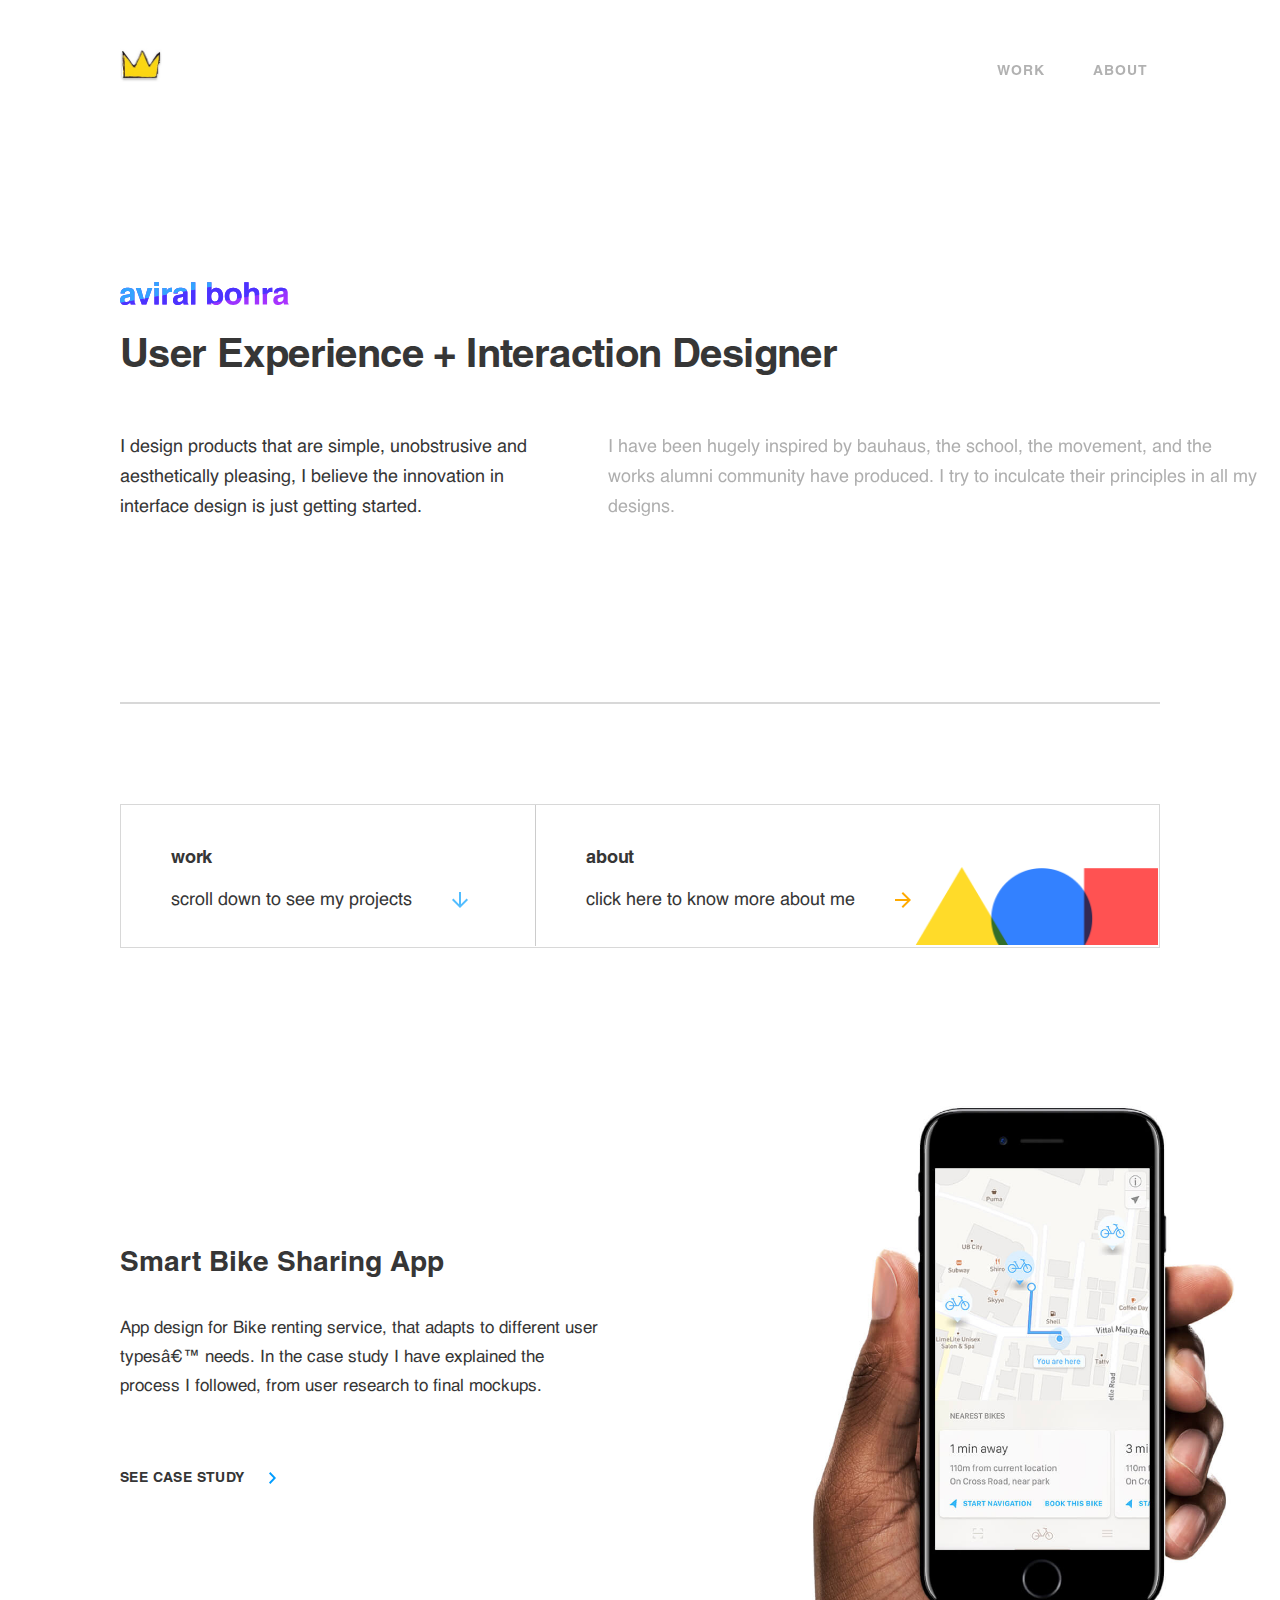
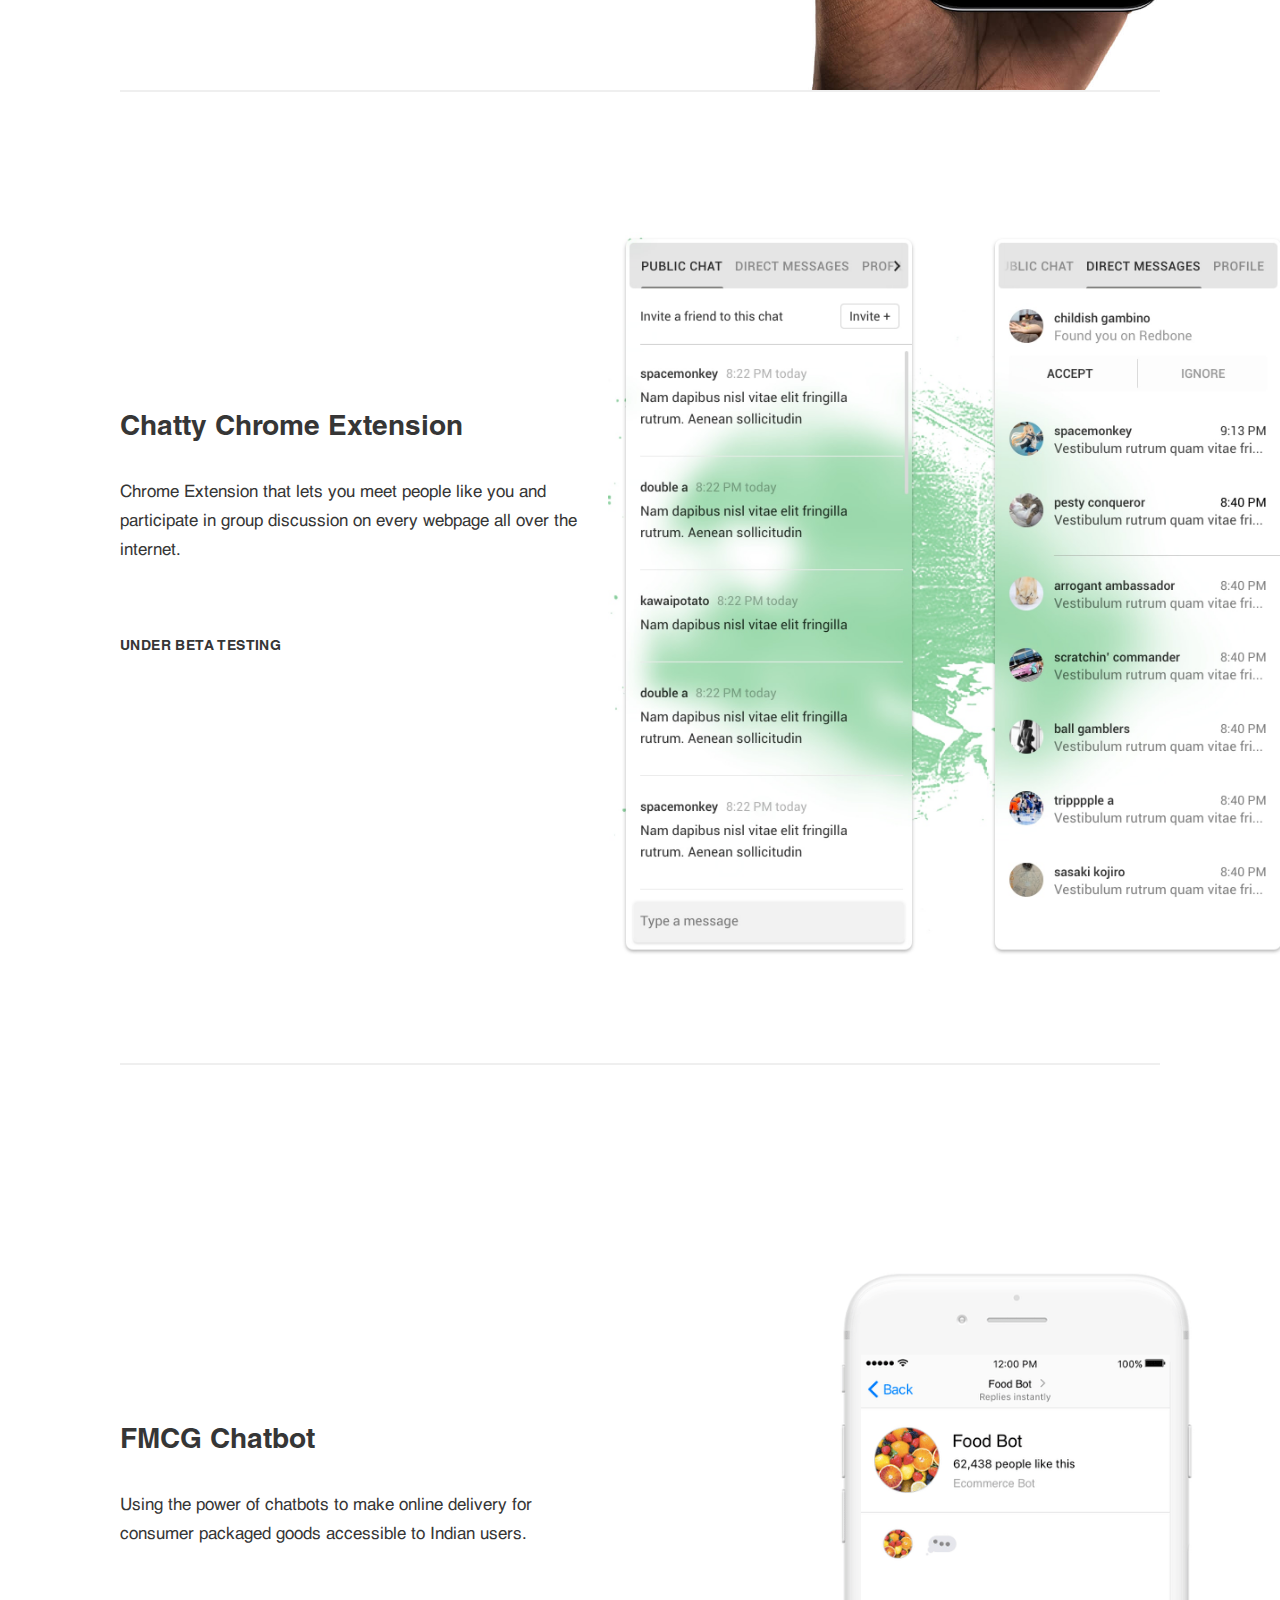
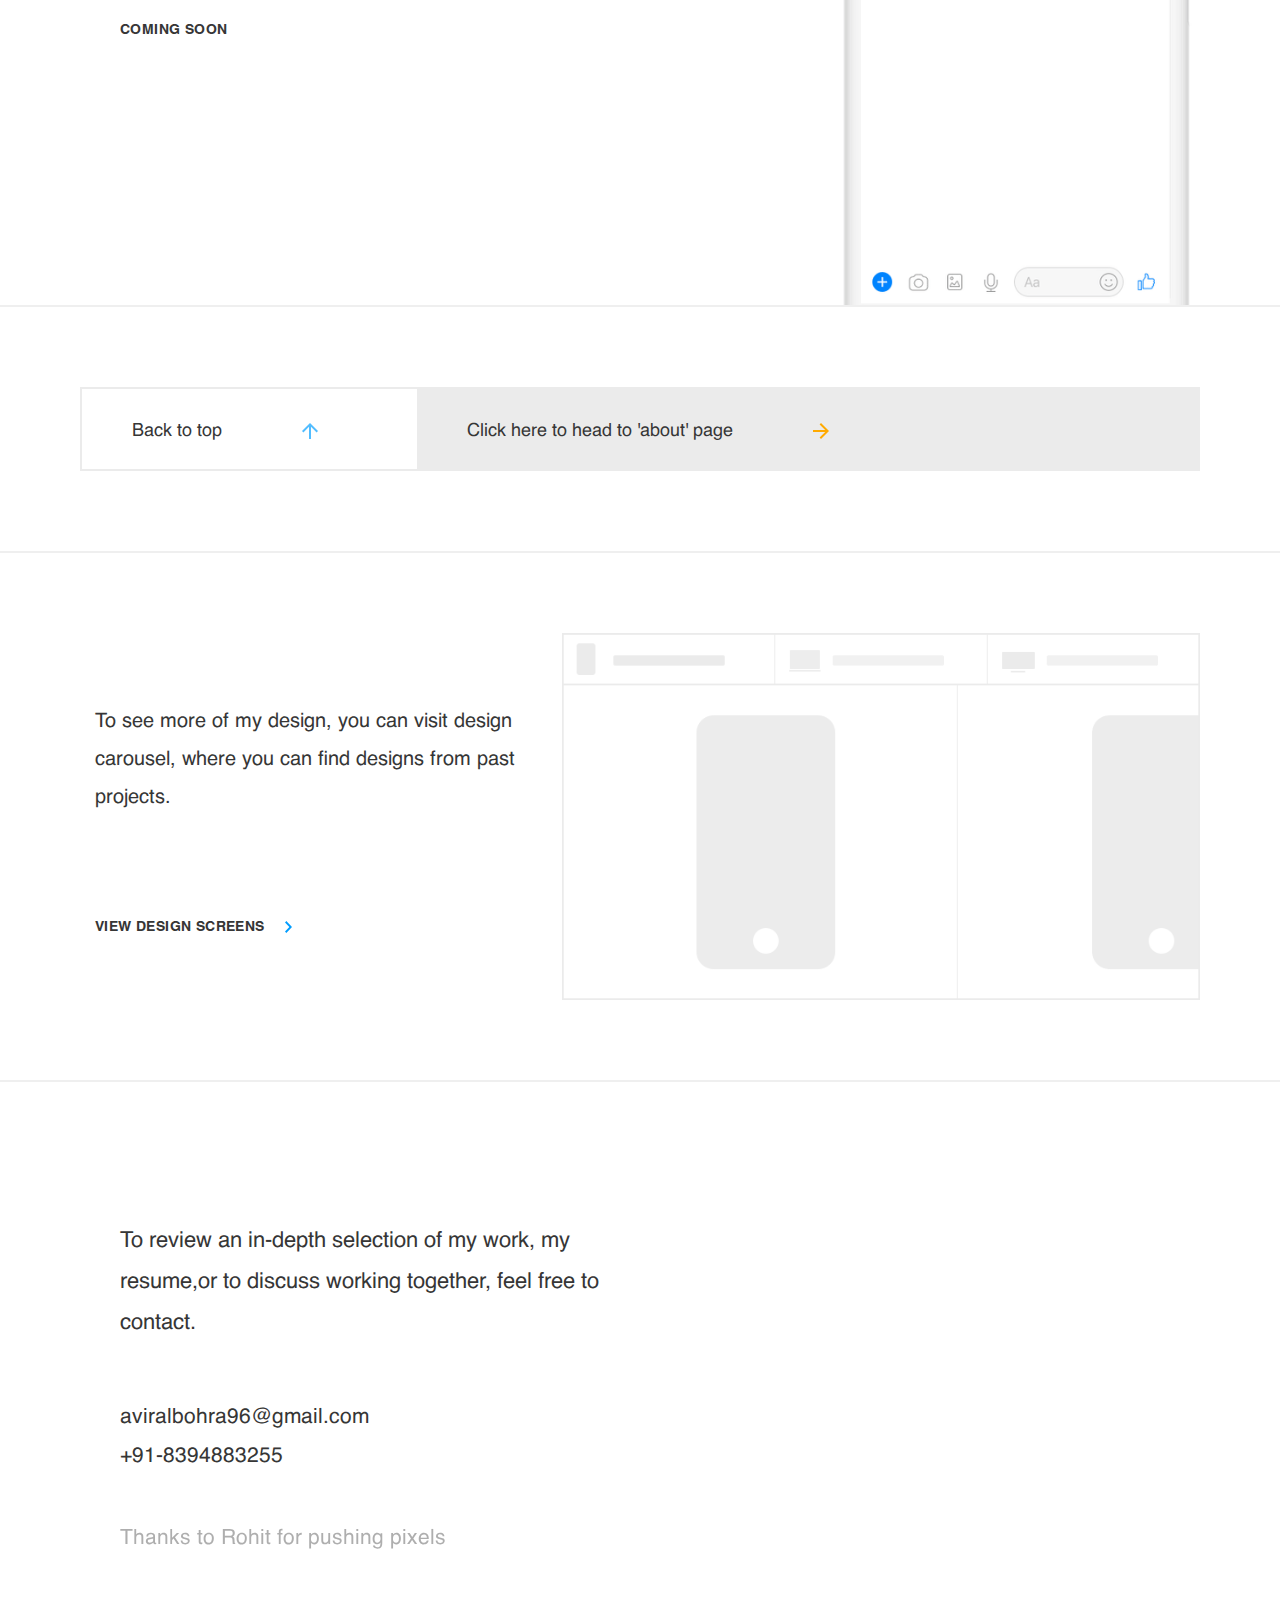
<file: index.html>
<!DOCTYPE html>
<html  >
<head>
	<!-- Hotjar Tracking Code for aviralbohra.me -->
	<!-- Hotjar Tracking Code for aviralbohra.me -->
	<script type="text/javascript">
    window.smartlook||(function(d) {
    var o=smartlook=function(){ o.api.push(arguments)},h=d.getElementsByTagName('head')[0];
    var c=d.createElement('script');o.api=new Array();c.async=true;c.type='text/javascript';
    c.charset='utf-8';c.src='https://rec.smartlook.com/recorder.js';h.appendChild(c);
    })(document);
    smartlook('init', '384797017ebb2b5fd16051405fd047778b047b13');
</script>
	<script async src="https://www.googletagmanager.com/gtag/js?id=UA-118258431-1"></script>
	<script>
  	window.dataLayer = window.dataLayer || [];
  	function gtag(){dataLayer.push(arguments);}
  	gtag('js', new Date());

  	gtag('config', 'UA-118258431-1');
	</script>

	<title></title>
	<meta name="viewport" content="width=device-width, initial-scale=1.0">
	<link rel="stylesheet" href="https://maxcdn.bootstrapcdn.com/bootstrap/3.3.7/css/bootstrap.min.css">
	<script src="https://ajax.googleapis.com/ajax/libs/jquery/3.3.1/jquery.min.js"></script>
	<script src="https://maxcdn.bootstrapcdn.com/bootstrap/3.3.7/js/bootstrap.min.js"></script>
	<link rel="stylesheet" type="text/css" href="style.css">
	<script type="text/javascript" src="main.js"></script>
	<script type="text/javascript">
	function topFunction() {
    document.body.scrollTop = 0;
    document.documentElement.scrollTop = 0;
}
	</script>
</head>
<body>
	<div class="mobile">
		<div class="cover--mob">
			<img src="img/crown.jpg" class="cover--1--imagemob" >

			<div class="mob-1">
				aviral bohra
			</div>
			<div class="mob-2">
				User Experience + Interaction Designer
			</div>
			<div class="mob-3">
				This website is currently not responsive, please view it on desktop or laptop
			</div>
			<div>
				<img src="img/Mobile.png" style="width: 100%;margin-top: 10px;">
			</div>
		</div>
	</div>
	<div class="mobileno">
		<div class="cover--1">
			<div style="margin: 0;padding: 0; margin-right:120px;">
				<div class="col-md-5" style="padding:0px;">
				<img src="img/crown.jpg" class="cover--1--image1">
			</div>
			<div class="col-md-7" style="padding:0px;">
				<span style="font-weight:bold; letter-spacing:1px;">
					<ul style="top:0px">
						<li></li>
						<li><a href="about.html" style="text-decoration: none; padding:12px; margin-left:24px; color:#000000; opacity:.3;">ABOUT</a></li>
						<li><a href="bike.html" style="text-decoration: none;  padding: 12px; margin-left:24px; color:#000000;opacity:.3;">WORK</a></li>
					</ul>
				</span>
				</div>
			<div>
				<img src="img/aviral.svg" class="cover--1--image2 ">
			</div>
			<div class="cover--1--main fontrender">
				User Experience + Interaction Designer
			</div>
			<div class="row">
				<div class="container" >
					<div class="col-md-5 fontrender" style="font-size: 18px;line-height: 1.67;color: #363636;">
						I design products that are simple, unobstrusive and aesthetically pleasing, I believe the innovation in interface design is just getting started.
					</div>
					<div class="col-md-7 fontrender" style="opacity: 0.4;font-size: 18px; line-height: 1.67; color: #363636;">
						I have been hugely inspired by bauhaus, the school, the movement, and the works alumni community have produced. I try to inculcate their principles in all my designs.				</div>
				</div>
			</div>
</div>
			<hr style="border: 1px solid #d8d8d8;margin-right: 120px;margin-top: 180px;">
		</div>
		<div class="a--2">
			<a href="#workwork"><div class="a--3">
				<div style="margin-top: 39px;margin-left: 50px;font-size: 18px;font-weight: bold;letter-spacing: -0.2px;color: #363636;">work</div>
				<div style="margin-top: 20px;margin-left: 50px;font-size: 18px;line-height: 1.17;color: #363636;">scroll down to see my projects<span><img src="img/home_blue.svg" style="margin-left: 40px;"></span></div>
			</div></a>
			<a href="about.html"><div class="a--4" style="position:relative;">
				<div><img src="img/about art.png" style="width: 39%; position:absolute; bottom:4px; right:1px; "></div>
				<div style="margin-top: 39px;margin-left: 50px;font-size: 18px;font-weight: bold;letter-spacing: -0.2px;color: #363636;">about</div>
				<div style="margin-top: 20px;margin-left: 50px;font-size: 18px;line-height: 1.17;color: #363636;">click here to know more about me<span style="cursor: pointer;"><img src="img/Back to home orange.svg" style="transform: rotate(180deg);margin-left: 40px;"></span></div>

			</div></a>
		</div>
		<div id="workwork">
		<div class="row" style="margin-left: 120px;margin-right: 120px;">
			<div class="container" style="margin: 0;padding: 0;">
				<div class="col-md-5" style="padding:0px;">
					<div>
						<div style="font-size: 28px;font-weight: bold;line-height: 0.93;color: #363636;margin-top:180px;">Smart Bike Sharing App</div>
						<div style="font-size: 17px;line-height: 1.71;color: #363636;margin-top: 40px;">App design for Bike renting service, that adapts to different user types’ needs. In the case study I have explained the process I followed, from user research to final mockups.</div>
						<a href="bike.html" style="text-decoration: none;"><div style="cursor:pointer;font-size: 14px;font-weight: bold;line-height: 1.86;color: #363636;letter-spacing: 0.4px;margin-top: 62px">SEE CASE STUDY <span style="margin-left: 20px;margin-top: -1.5px;"><img src="img/arrow.svg"></span></div></a>
					</div>
				</div>
				<div class="col-md-7" style="padding:0px">
					<img src="img/3_1.jpg" style="width: 80%; float:right;">
				</div>
			</div>
			<hr style="margin-top: 0;border: 1px solid #d8d8d8;opacity: 0.4;">
		</div>
<!-- changing image -->
<div class="row" style="margin-left: 120px;margin-right: 120px; margin-top:120px;">
		<div class="container" style="margin: 0;padding: 0;">
			<div class="col-md-5" style="padding:0px;">
				<div>
					<div style="font-size: 28px;font-weight: bold;line-height: 0.93;color: #363636;margin-top:180px;">Chatty Chrome Extension</div>
					<div style="font-size: 17px;line-height: 1.71;color: #363636;margin-top: 40px;">Chrome Extension that lets you meet people like you and participate in group discussion on every webpage all over the internet.</div>
					<div style="font-size: 14px;font-weight: bold;line-height: 1.86;color: #363636;letter-spacing: 0.4px;margin-top: 67px">UNDER BETA TESTING</div>
				</div>
			</div>
			<div class="col-md-7" style="padding:0px">
				<img src="img/Artboard 2 Copy 2.png" style="width: 100%; float:right;">
			</div>
		</div>
		<hr style="margin-top: 100px;border: 1px solid #d8d8d8;opacity: 0.4;">
		</div>
		</div>
		<div style="margin-top: 120px;">
			<div class="row" style="margin-left: 120px;margin-right: 120px;">
			<div class="container" style="margin: 0;padding: 0;">
				<div class="col-md-5" style="padding:0px">
					<div>
						<div style="font-size: 28px;font-weight: bold;line-height: 0.93;color: #363636;margin-top:220px;">FMCG Chatbot</div>
						<div style="font-size: 17px;line-height: 1.71;color: #363636;margin-top: 40px;">Using the power of chatbots to make online delivery for consumer packaged goods accessible to Indian users.</div>

						<div style="font-size: 14px;font-weight: bold;line-height: 1.86;color: #363636;letter-spacing: 0.4px;margin-top: 67px">COMING SOON</div>
					</div>
				</div>
				<div class="col-md-7">
					<img src="img/third.gif" style="width: 80%; float:right;">
				</div>
			</div>

			</div>
		<hr style="margin-top: 0;border: 1px solid #d8d8d8;opacity: 0.4;">
		</div>
		<div style="margin-top: 80px;">
			<div class="a--5">
				<div class="a--6" style="cursor: pointer;" onclick="topFunction()">

					<div style="margin-top: 32px;margin-left: 50px;font-size: 18px;line-height: 1.17;color: #363636;">Back to top<span style="cursor: pointer;"><img src="img/home_blue.svg" style="margin-left: 80px;transform: rotate(180deg);"></span></div>
				</div>
					<a href="about.html" style="text-decoration: none;"><div class="a--7"><div style="margin-top: 32px;margin-left: 50px;font-size: 18px;line-height: 1.17;color: #363636;">Click here to head to 'about' page<span style="cursor: pointer;"><img src="img/Back to home orange.svg" style="transform: rotate(180deg);margin-left: 80px;"></span></div></div></a>


			</div>
		</div>
			<hr style="border: 1px solid #d8d8d8;opacity: 0.4;">
		<!-- LINK TO SHOW DESIGN SCREENS HERE -->
		<div class="row" style="margin-top: 80px;margin-left: 80px;margin-right: 80px">
			<div class="col-md-5">
				<div style="margin-top:70px;font-size: 20px;line-height: 1.9;color: #363636;">To see more of my design, you can visit design carousel, where you can find designs from past projects.</div>
				<a href="about.html"><div style="cursor: pointer; margin-top: 96px;font-size: 14px;color: #363636;line-height: 1.86;letter-spacing: 0.4px;font-weight: bold;">VIEW DESIGN SCREENS<span style="margin-left: 20px;margin-top: -1.5px;"><img src="img/arrow.svg"></span></div></a>
			</div>
			<div class="col-md-7" style="padding-right:0;">
				<div><img src="img/wire.png" style="width: 100%;"></div>
			</div>
		</div>
		<hr style="border: 1px solid #d8d8d8;opacity: 0.4;margin-bottom: 120px;margin-top: 80px;">
		<div class="row" style="margin-right: 120px;margin-left: 120px;margin-top: 139px;">
			<div class="col-md-6" style="padding: 0;">
				<div style="font-size: 22px;line-height: 1.86;color: #363636;">To review an in-depth selection of my work, my resume,or to discuss working together, feel free to contact.</div>
				<div style="margin-top: 61px;font-size: 21px;line-height: 1.24;color: #363636;">aviralbohra96@gmail.com</div>
				<div style="margin-top: 20px;font-size: 21px;line-height: 0.6;color: #363636;">+91-8394883255</div>
				<div style="margin-top: 60px;font-size: 21px;opacity: 0.4; line-height: 1.53;color: #363636;">Thanks to <a href="https://www.linkedin.com/in/rohit-agrawal-868b20a3" style="color:#373737;" target=_BLANK;>Rohit</a> for pushing pixels</div>
			</div>
		</div>
		<div style="margin-top:120px;"></div>
	</div>
</body>
</html>
</file>
<file: style.css>
@font-face {
    font-family: Helvetica;
    src: url("Helvetica.otf") format("opentype");
}

@font-face {
    font-family: Helvetica;
    font-weight: bold;
    src: url("Helvetica-Bold.otf") format("opentype");
}
body{
	font-family: Helvetica;
  -webkit-font-smoothing: antialiased;
  -moz-osx-font-smoothing: grayscale;
}
a:active, a:hover{
  color: white;
}
.cover--1{

	margin-left: 120px;
	margin-top: 48px;
	overflow-x: hidden;
}
.cover--1--image1{
	width: 42px;
	height: 34px;

}
.cover--1--image2{
	margin-top: 190px;
}
.cover--1--main{
  font-size: 40px;
  font-weight: bold;
  line-height: 1.48;
  letter-spacing: -0.6px;
  color: #363636;
  margin-top:18px;
}
.container{
	margin: 0;
	padding:0;
	margin-top: 50px;
}
.a--2{
	margin:120px;
  margin-top: 80px;
	height: 144px;
	border: 1.5px solid #d8d8d8;
}
.a--3{
	width: 40%;
    height: 141px;
    float: left;
    border-right: 1px solid #cccccc;
}
.a--4{
	height: 144px;
    width: 60%;
    float: right;
}
.a--5{
	margin:80px;
	height: 84px;
	border: 2px solid #EBEBEB;
}
.a--6{
	width: 30%;
    height: 84px;
    float: left;

}
.a--7{
	height: 80px;
    width: 70%;
    float: right;
    background-color: #EBEBEB;
}
.screenselect{
	opacity: 0.7;
}

.acti{
	opacity: 1;
}





a:hover{
	text-decoration: none;
}

ul {
    list-style-type: none;
    margin: 0;
    padding: 0;
    overflow: hidden;

}

li {
    float: right;

}

li a {
    display: block;
    color: white;
    text-align: center;
    padding: 24px 0px;
    text-decoration: none;

}
.slick-prev:before {
  color: #363636;
}
.slick-next:before {
  color: #363636;
}
.displayno{
	display: none;
}
.ismobile{
	display: block;
}
.isdesktop{
	display: none;
}
.istv{
	display: none;
}

.ismumbai{
  display: none;
}
.cover--mob{


    overflow-x: hidden;
  }
  .cover--1--imagemob{
    margin-left: 30px;
    margin-top: 30px;
    width: 39px;
    height: 28px;

  }
  .mob-1{
    margin-left: 30px;

    margin-top: 102px;
    font-size: 24px;
    font-weight: bold;
      line-height: 1.42;
      color: #363636;
  }
  .mob-2{
    margin-left: 30px;

    font-size: 32px;
    line-height: 1.38;
    color: #363636;
    margin-right: 50px;
  }
  .mob-3{
    margin-left: 30px;
    margin-top:25px;
    font-size: 18px;
    line-height: 1.5;
    margin-right: 10px;
    margin-bottom: 10px;
    color: #373737;
  }
  .mobile{
    display: none;
  }
  .mobileno{
    display: block;
  }
  @media only screen and (max-width: 768px) {
    .mobile{
      display: block;
    }
    .mobileno{
      display: none;
    }
  }
</file>
